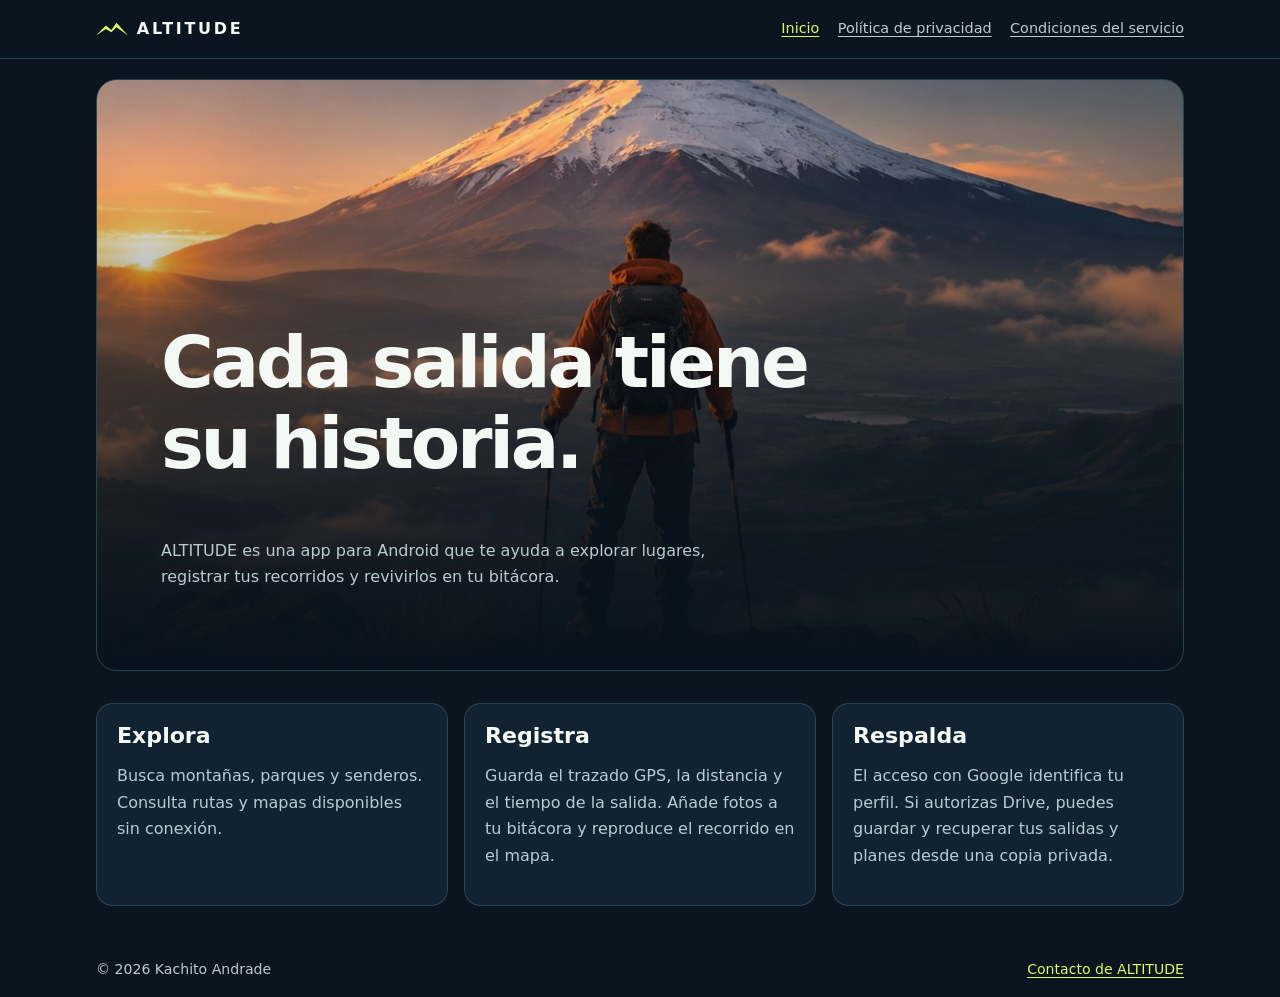
<file: index.html>
<!doctype html>
<html lang="es">
<head>
<meta charset="utf-8">
<meta name="viewport" content="width=device-width,initial-scale=1">
<meta name="description" content="ALTITUDE para Android. Registro de rutas de senderismo, bitácora y respaldo de salidas.">
<title>Senderismo y bitácora | ALTITUDE</title>
<link rel="stylesheet" href="style.css">
</head>
<body>
<header><div class="wrap bar"><a class="brand" href="index.html"><b aria-hidden="true"></b> ALTITUDE</a><nav aria-label="Navegación principal"><a href="index.html" aria-current="page">Inicio</a><a href="privacidad.html">Política de privacidad</a><a href="condiciones.html">Condiciones del servicio</a></nav></div></header>
<main class="wrap">
<section class="hero">
<h1>Cada salida tiene su historia.</h1>
<p>ALTITUDE es una app para Android que te ayuda a explorar lugares, registrar tus recorridos y revivirlos en tu bitácora.</p>
</section>
<div class="cards">
<section><h2>Explora</h2><p>Busca montañas, parques y senderos. Consulta rutas y mapas disponibles sin conexión.</p></section>
<section><h2>Registra</h2><p>Guarda el trazado GPS, la distancia y el tiempo de la salida. Añade fotos a tu bitácora y reproduce el recorrido en el mapa.</p></section>
<section><h2>Respalda</h2><p>El acceso con Google identifica tu perfil. Si autorizas Drive, puedes guardar y recuperar tus salidas y planes desde una copia privada.</p></section>
</div></main>
<footer><div class="wrap bar"><span>© 2026 Kachito Andrade</span><a href="mailto:candradegredydental@gmail.com">Contacto de ALTITUDE</a></div></footer>
</body>
</html>
</file>
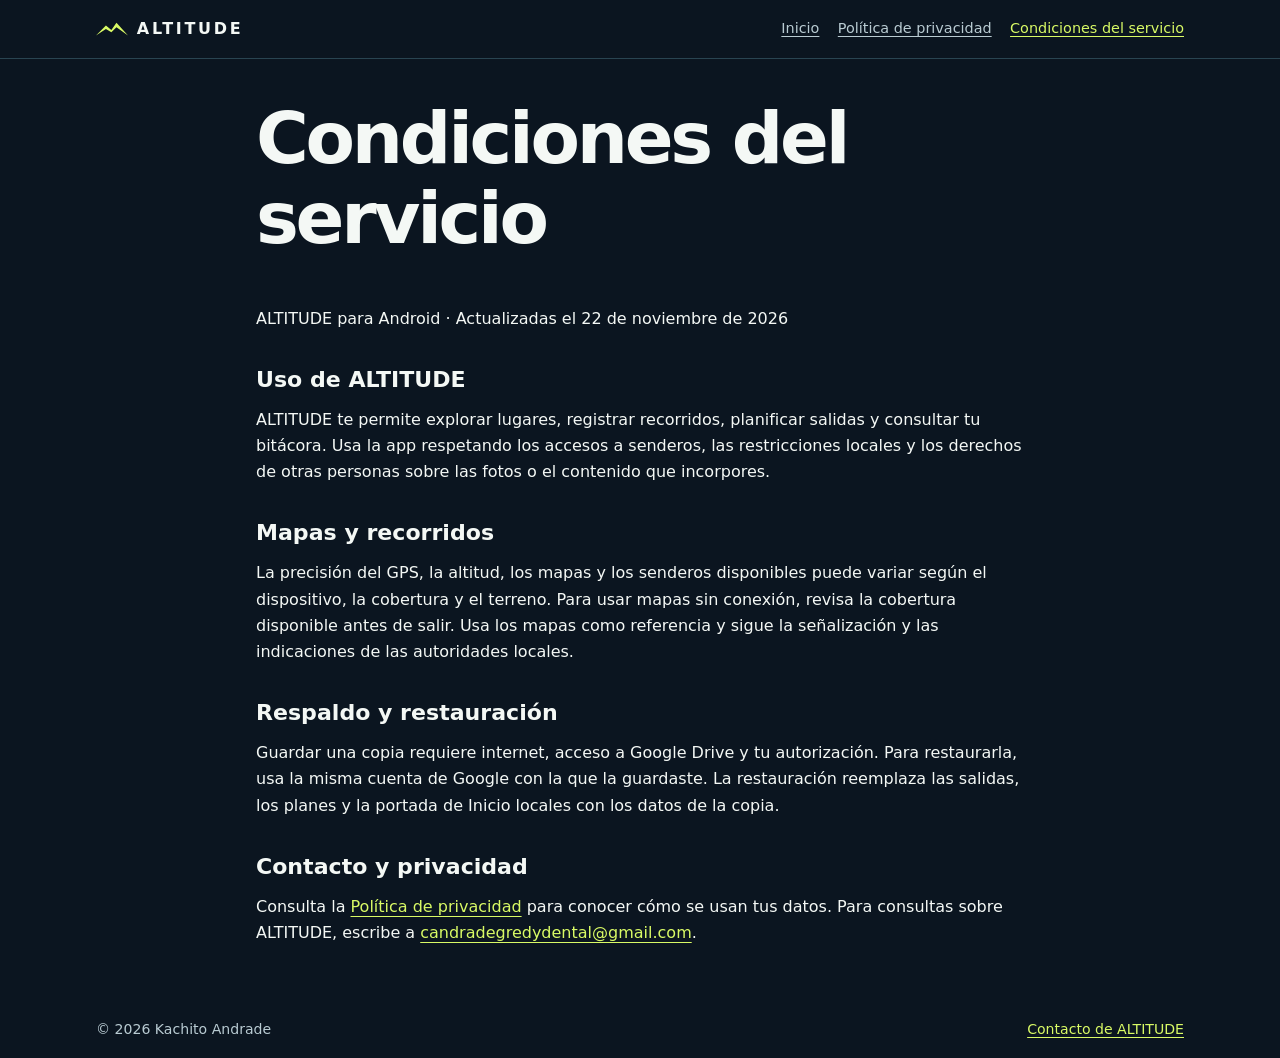
<file: condiciones.html>
<!doctype html>
<html lang="es">
<head>
<meta charset="utf-8">
<meta name="viewport" content="width=device-width,initial-scale=1">
<meta name="description" content="ALTITUDE para Android. Registro de rutas de senderismo, bitácora y respaldo de salidas.">
<title>Condiciones del servicio | ALTITUDE</title>
<link rel="stylesheet" href="style.css">
</head>
<body>
<header><div class="wrap bar"><a class="brand" href="index.html"><b aria-hidden="true"></b> ALTITUDE</a><nav aria-label="Navegación principal"><a href="index.html">Inicio</a><a href="privacidad.html">Política de privacidad</a><a href="condiciones.html" aria-current="page">Condiciones del servicio</a></nav></div></header>
<main class="wrap">
<article>
<h1>Condiciones del servicio</h1>
<p>ALTITUDE para Android · Actualizadas el 22 de noviembre de 2026</p>
<h2>Uso de ALTITUDE</h2>
<p>ALTITUDE te permite explorar lugares, registrar recorridos, planificar salidas y consultar tu bitácora. Usa la app respetando los accesos a senderos, las restricciones locales y los derechos de otras personas sobre las fotos o el contenido que incorpores.</p>
<h2>Mapas y recorridos</h2>
<p>La precisión del GPS, la altitud, los mapas y los senderos disponibles puede variar según el dispositivo, la cobertura y el terreno. Para usar mapas sin conexión, revisa la cobertura disponible antes de salir. Usa los mapas como referencia y sigue la señalización y las indicaciones de las autoridades locales.</p>
<h2>Respaldo y restauración</h2>
<p>Guardar una copia requiere internet, acceso a Google Drive y tu autorización. Para restaurarla, usa la misma cuenta de Google con la que la guardaste. La restauración reemplaza las salidas, los planes y la portada de Inicio locales con los datos de la copia.</p>
<h2>Contacto y privacidad</h2>
<p>Consulta la <a href="privacidad.html">Política de privacidad</a> para conocer cómo se usan tus datos. Para consultas sobre ALTITUDE, escribe a <a href="mailto:candradegredydental@gmail.com">candradegredydental@gmail.com</a>.</p>
</article></main>
<footer><div class="wrap bar"><span>© 2026 Kachito Andrade</span><a href="mailto:candradegredydental@gmail.com">Contacto de ALTITUDE</a></div></footer>
</body>
</html>
</file>
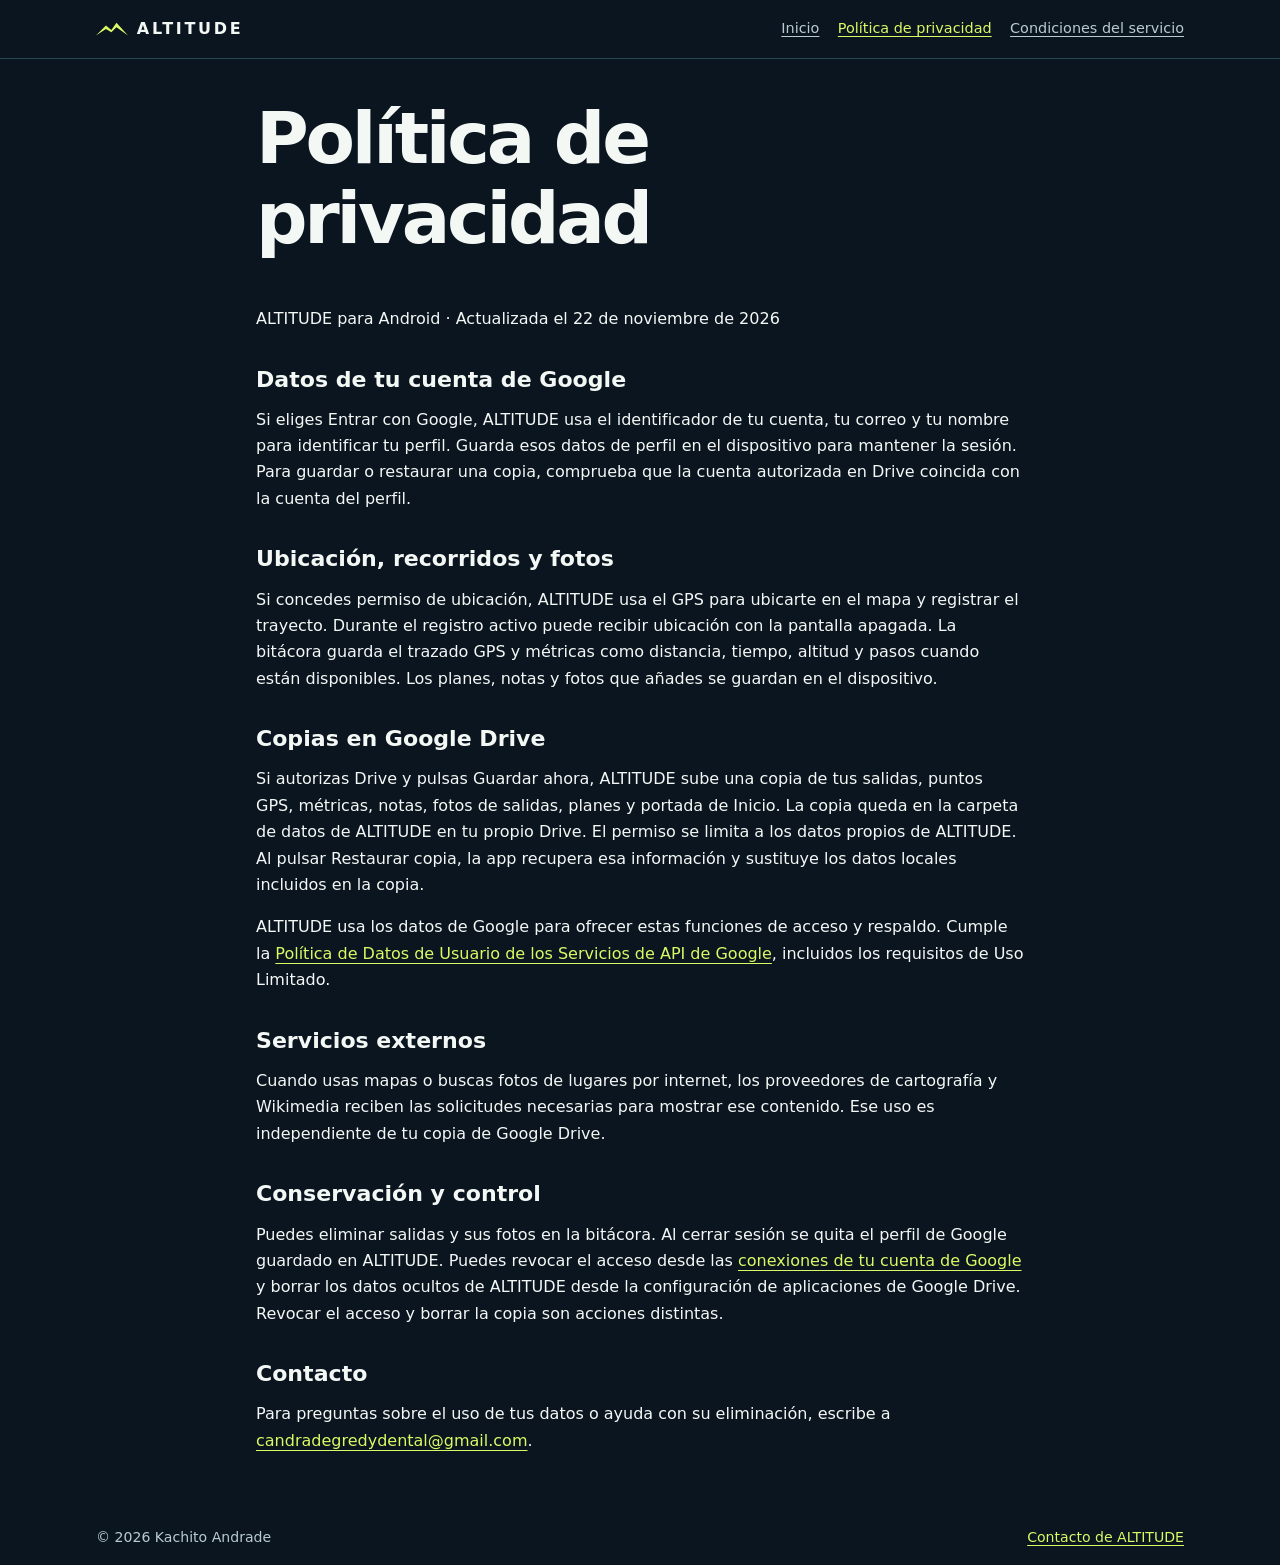
<file: privacidad.html>
<!doctype html>
<html lang="es">
<head>
<meta charset="utf-8">
<meta name="viewport" content="width=device-width,initial-scale=1">
<meta name="description" content="ALTITUDE para Android. Registro de rutas de senderismo, bitácora y respaldo de salidas.">
<title>Política de privacidad | ALTITUDE</title>
<link rel="stylesheet" href="style.css">
</head>
<body>
<header><div class="wrap bar"><a class="brand" href="index.html"><b aria-hidden="true"></b> ALTITUDE</a><nav aria-label="Navegación principal"><a href="index.html">Inicio</a><a href="privacidad.html" aria-current="page">Política de privacidad</a><a href="condiciones.html">Condiciones del servicio</a></nav></div></header>
<main class="wrap">
<article>
<h1>Política de privacidad</h1>
<p>ALTITUDE para Android · Actualizada el 22 de noviembre de 2026</p>
<h2>Datos de tu cuenta de Google</h2>
<p>Si eliges Entrar con Google, ALTITUDE usa el identificador de tu cuenta, tu correo y tu nombre para identificar tu perfil. Guarda esos datos de perfil en el dispositivo para mantener la sesión. Para guardar o restaurar una copia, comprueba que la cuenta autorizada en Drive coincida con la cuenta del perfil.</p>
<h2>Ubicación, recorridos y fotos</h2>
<p>Si concedes permiso de ubicación, ALTITUDE usa el GPS para ubicarte en el mapa y registrar el trayecto. Durante el registro activo puede recibir ubicación con la pantalla apagada. La bitácora guarda el trazado GPS y métricas como distancia, tiempo, altitud y pasos cuando están disponibles. Los planes, notas y fotos que añades se guardan en el dispositivo.</p>
<h2>Copias en Google Drive</h2>
<p>Si autorizas Drive y pulsas Guardar ahora, ALTITUDE sube una copia de tus salidas, puntos GPS, métricas, notas, fotos de salidas, planes y portada de Inicio. La copia queda en la carpeta de datos de ALTITUDE en tu propio Drive. El permiso se limita a los datos propios de ALTITUDE. Al pulsar Restaurar copia, la app recupera esa información y sustituye los datos locales incluidos en la copia.</p>
<p>ALTITUDE usa los datos de Google para ofrecer estas funciones de acceso y respaldo. Cumple la <a href="https://developers.google.com/terms/api-services-user-data-policy">Política de Datos de Usuario de los Servicios de API de Google</a>, incluidos los requisitos de Uso Limitado.</p>
<h2>Servicios externos</h2>
<p>Cuando usas mapas o buscas fotos de lugares por internet, los proveedores de cartografía y Wikimedia reciben las solicitudes necesarias para mostrar ese contenido. Ese uso es independiente de tu copia de Google Drive.</p>
<h2>Conservación y control</h2>
<p>Puedes eliminar salidas y sus fotos en la bitácora. Al cerrar sesión se quita el perfil de Google guardado en ALTITUDE. Puedes revocar el acceso desde las <a href="https://myaccount.google.com/connections">conexiones de tu cuenta de Google</a> y borrar los datos ocultos de ALTITUDE desde la configuración de aplicaciones de Google Drive. Revocar el acceso y borrar la copia son acciones distintas.</p>
<h2>Contacto</h2>
<p>Para preguntas sobre el uso de tus datos o ayuda con su eliminación, escribe a <a href="mailto:candradegredydental@gmail.com">candradegredydental@gmail.com</a>.</p>
</article></main>
<footer><div class="wrap bar"><span>© 2026 Kachito Andrade</span><a href="mailto:candradegredydental@gmail.com">Contacto de ALTITUDE</a></div></footer>
</body>
</html>
</file>
<file: style.css>
:root{color-scheme:dark;--bg:#0b1520;--panel:#112330;--line:#294451;--ink:#f4f8f5;--muted:#b9cbd2;--lime:#d9fa65}
*{box-sizing:border-box}
body{margin:0;background:var(--bg);color:var(--ink);font:1rem/1.65 system-ui,sans-serif}
a{color:var(--lime);text-underline-offset:.24em}
a:focus-visible{outline:2px solid var(--lime);outline-offset:5px}
.wrap{width:min(100% - 2rem,68rem);margin-inline:auto}
header,footer{border-block-end:1px solid var(--line)}
.bar{display:flex;justify-content:space-between;align-items:center;gap:.9rem 1.5rem;flex-wrap:wrap;padding-block:1rem}
.brand{display:flex;align-items:center;gap:.55rem;color:var(--ink);font-weight:800;letter-spacing:.17em;text-decoration:none}
.brand b{display:block;width:2rem;aspect-ratio:58/27;background:var(--lime);clip-path:polygon(0% 93%,31% 26%,48% 56%,64% 7%,100% 93%,64% 37%,48% 70%,31% 48%)}
nav{display:flex;flex-wrap:wrap;gap:.45rem 1.15rem;font-size:.9rem}
nav a{color:var(--muted)}
nav a[aria-current=page]{color:var(--lime)}
.hero{display:grid;align-content:end;min-height:clamp(25rem,64vw,37rem);margin-block:1.25rem 2rem;padding:clamp(1.35rem,5vw,4.25rem);border:1px solid var(--line);border-radius:1.3rem;background:linear-gradient(180deg,#09132005 15%,#08131dd1 74%,#08131d 100%),url("montana.jpg") center 45%/cover}
h1,h2{line-height:1.12;margin:0 0 .65em}
h1{font-size:clamp(2.35rem,7vw,4.5rem);letter-spacing:-.045em}
h2{font-size:1.38rem}
.hero h1{max-width:14ch}
p{margin:.45em 0 1em}
.hero p,.cards p{color:var(--muted);max-width:54ch}
.cards{display:grid;grid-template-columns:repeat(auto-fit,minmax(min(100%,16rem),1fr));gap:1rem;margin-bottom:2.25rem}
.cards section{padding:1.25rem;border:1px solid var(--line);border-radius:1rem;background:var(--panel)}
article{max-width:48rem;margin:2.4rem auto 3.5rem;overflow-wrap:anywhere}
article h2{margin-top:1.6em}
footer{border-block:1px solid var(--line) 0;color:var(--muted);font-size:.88rem}
</file>
